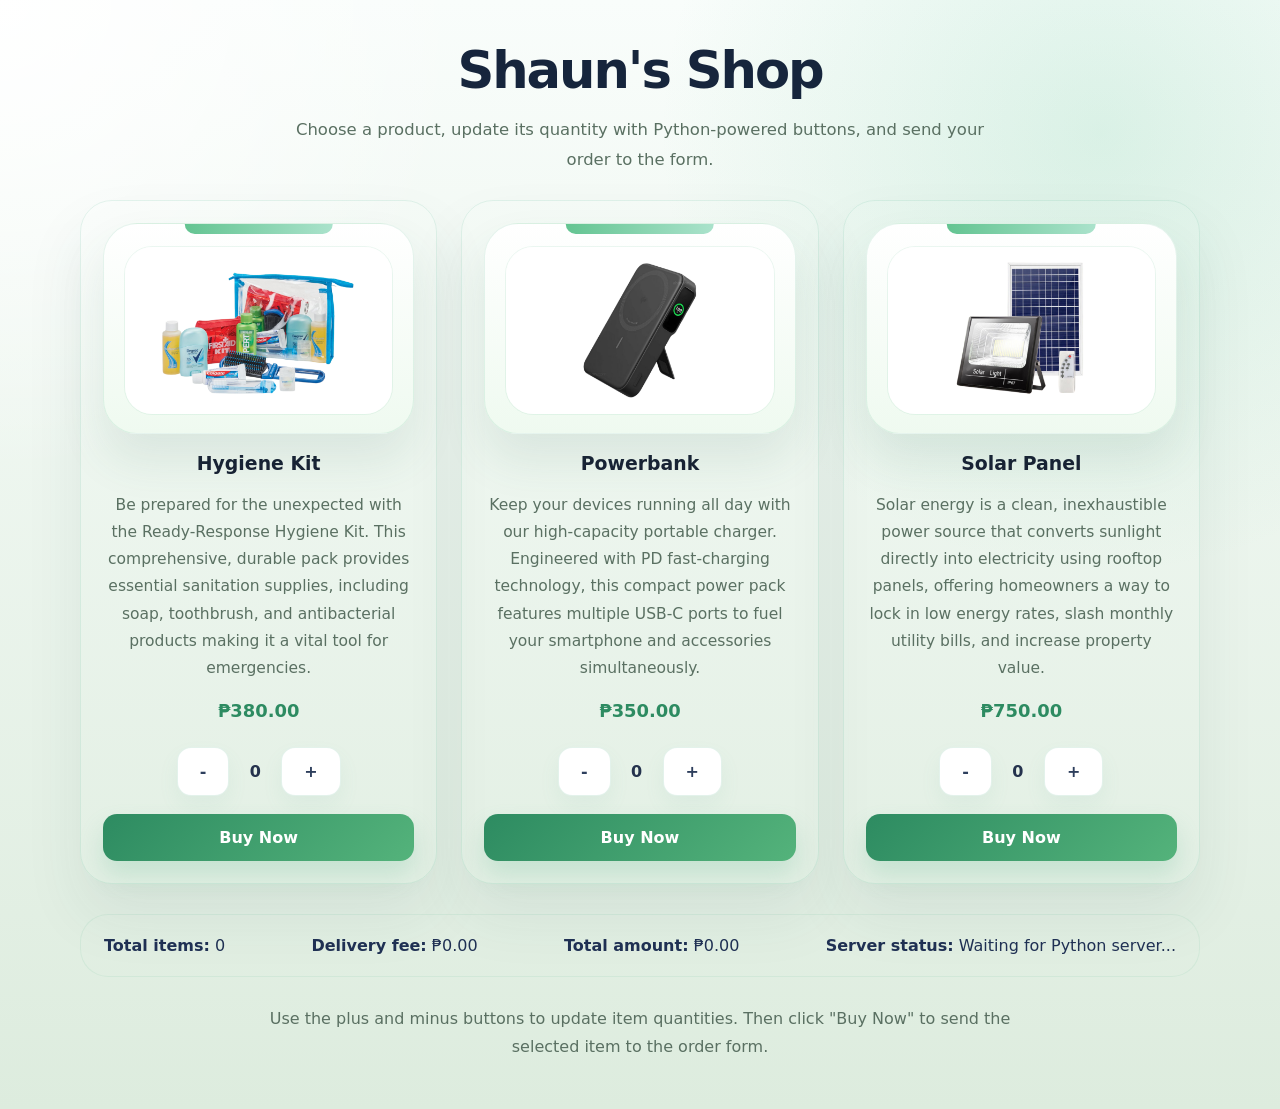
<file: homepage.html>
<!DOCTYPE html>
<html lang="en">
<head>
  <meta charset="UTF-8" />
  <meta name="viewport" content="width=device-width, initial-scale=1.0" />
  <title>Easy Shop</title>
  <link rel="stylesheet" href="style.css" />
</head>
<body class="homepage">
  <div class="page-wrapper">
    <section class="hero">
      <h1>Shaun's Shop</h1>
      <p>Choose a product, update its quantity with Python-powered buttons, and send your order to the form.</p>
    </section>

    <div class="products">
      <article class="card" data-item="hygiene">
        <div class="polaroid">
          <img src="pictures/hygiene kit.png" alt="Hygiene kit" />
        </div>
        <h2 class="product-name">Hygiene Kit</h2>
        <p class="product-description">Be prepared for the unexpected with the Ready-Response Hygiene Kit. This comprehensive, durable pack provides essential sanitation supplies, including soap, toothbrush, and antibacterial products making it a vital tool for emergencies.</p>
        <p class="price">₱380.00</p>
        <div class="quantity-controls">
          <button class="qty-button" data-action="subtract" data-item="hygiene">-</button>
          <span class="count-display" id="qty-hygiene">0</span>
          <button class="qty-button" data-action="add" data-item="hygiene">+</button>
        </div>
        <div class="actions">
          <button class="action-button" onclick="buyNow('hygiene')">Buy Now</button>
        </div>
      </article>

      <article class="card" data-item="powerbank">
        <div class="polaroid">
          <img src="pictures/powerbank.png" alt="Powerbank" />
        </div>
        <h2 class="product-name">Powerbank</h2>
        <p class="product-description">Keep your devices running all day with our high-capacity portable charger. Engineered with PD fast-charging technology, this compact power pack features multiple USB-C ports to fuel your smartphone and accessories simultaneously.</p>
        <p class="price">₱350.00</p>
        <div class="quantity-controls">
          <button class="qty-button" data-action="subtract" data-item="powerbank">-</button>
          <span class="count-display" id="qty-powerbank">0</span>
          <button class="qty-button" data-action="add" data-item="powerbank">+</button>
        </div>
        <div class="actions">
          <button class="action-button" onclick="buyNow('powerbank')">Buy Now</button>
        </div>
      </article>

      <article class="card" data-item="solar">
        <div class="polaroid">
          <img src="pictures/solar.png" alt="Solar panel" />
        </div>
        <h2 class="product-name">Solar Panel</h2>
        <p class="product-description">Solar energy is a clean, inexhaustible power source that converts sunlight directly into electricity using rooftop panels, offering homeowners a way to lock in low energy rates, slash monthly utility bills, and increase property value.</p>
        <p class="price">₱750.00</p>
        <div class="quantity-controls">
          <button class="qty-button" data-action="subtract" data-item="solar">-</button>
          <span class="count-display" id="qty-solar">0</span>
          <button class="qty-button" data-action="add" data-item="solar">+</button>
        </div>
        <div class="actions">
          <button class="action-button" onclick="buyNow('solar')">Buy Now</button>
        </div>
      </article>
    </div>

    <div class="cart-summary">
      <div>
        <strong>Total items:</strong>
        <span id="cartTotal">0</span>
      </div>
      <div>
        <strong>Delivery fee:</strong>
        <span id="deliveryFee">₱0.00</span>
      </div>
      <div>
        <strong>Total amount:</strong>
        <span id="totalAmount">₱0.00</span>
      </div>
      <div>
        <strong>Server status:</strong>
        <span id="serverStatus">Waiting for Python server...</span>
      </div>
    </div>

    <p class="note">Use the plus and minus buttons to update item quantities. Then click "Buy Now" to send the selected item to the order form.</p>
  </div>

  <script>
    const cartApiUrl = window.location.protocol === 'file:'
      ? 'http://localhost:8000/cart'
      : '/cart';

    const cart = {
      hygiene: 0,
      powerbank: 0,
      solar: 0,
    };

    const statusEl = document.getElementById('serverStatus');
    const totalEl = document.getElementById('cartTotal');
    let serverOnline = null;
    let serverCartTotals = null;

    const itemPrices = {
      hygiene: 380.00,
      powerbank: 350.00,
      solar: 750.00,
    };

    const deliveryRate = 4.99;
    const deliveryThreshold = 0;

    function updateDisplay() {
      const itemCount = cart.hygiene + cart.powerbank + cart.solar;

      const subtotal =
        cart.hygiene * itemPrices.hygiene +
        cart.powerbank * itemPrices.powerbank +
        cart.solar * itemPrices.solar;

      const deliveryFee = itemCount > deliveryThreshold ? deliveryRate : 0;
      const totalAmount = subtotal + deliveryFee;

      totalEl.textContent = serverOnline && serverCartTotals && serverCartTotals.totalItems != null
        ? serverCartTotals.totalItems
        : itemCount;

      document.getElementById('deliveryFee').textContent =
        serverOnline && serverCartTotals && serverCartTotals.deliveryFee != null
          ? `₱${Number(serverCartTotals.deliveryFee).toFixed(2)}`
          : `₱${deliveryFee.toFixed(2)}`;

      document.getElementById('totalAmount').textContent =
        serverOnline && serverCartTotals && serverCartTotals.totalAmount != null
          ? `₱${Number(serverCartTotals.totalAmount).toFixed(2)}`
          : `₱${totalAmount.toFixed(2)}`;

      document.getElementById('qty-hygiene').textContent = cart.hygiene;
      document.getElementById('qty-powerbank').textContent = cart.powerbank;
      document.getElementById('qty-solar').textContent = cart.solar;
    }

    function setServerStatus(online) {
      serverOnline = online;
      statusEl.textContent = online
        ? 'Python server connected'
        : 'Python server unavailable — using local cart';
    }

    async function sendCartRequest(item, action) {
      try {
        const response = await fetch(`${cartApiUrl}?item=${encodeURIComponent(item)}&action=${encodeURIComponent(action)}`);
        if (!response.ok) throw new Error('Server response not OK');

        const data = await response.json();

        if (data.cart) {
          cart.hygiene = data.cart.hygiene;
          cart.powerbank = data.cart.powerbank;
          cart.solar = data.cart.solar;
        }

        if (data.totalItems != null) {
          serverCartTotals = {
            totalItems: data.totalItems,
            deliveryFee: data.deliveryFee,
            totalAmount: data.totalAmount,
          };
        }

        if (serverOnline !== true) setServerStatus(true);
      } catch (error) {
        if (serverOnline !== false) setServerStatus(false);
        serverCartTotals = null;

        if (action === 'add') cart[item] += 1;
        if (action === 'subtract' && cart[item] > 0) cart[item] -= 1;
      }

      updateDisplay();
    }

    function buyNow() {
      const params = new URLSearchParams();

      params.set('hygiene', cart.hygiene);
      params.set('powerbank', cart.powerbank);
      params.set('solar', cart.solar);

      const totalItems = cart.hygiene + cart.powerbank + cart.solar;

      const subtotal =
        cart.hygiene * itemPrices.hygiene +
        cart.powerbank * itemPrices.powerbank +
        cart.solar * itemPrices.solar;

      const deliveryFee = totalItems > 0 ? deliveryRate : 0;
      const totalAmount = subtotal + deliveryFee;

      params.set('totalItems', totalItems);
      params.set('deliveryFee', deliveryFee.toFixed(2));
      params.set('totalAmount', totalAmount.toFixed(2));

      window.location.href = `orderform.html?${params.toString()}`;
    }

    document.querySelectorAll('.qty-button').forEach(button => {
      button.addEventListener('click', () => {
        const item = button.dataset.item;
        const action = button.dataset.action;
        sendCartRequest(item, action);
      });
    });

    updateDisplay();
  </script>
</body>
</html>
</file>
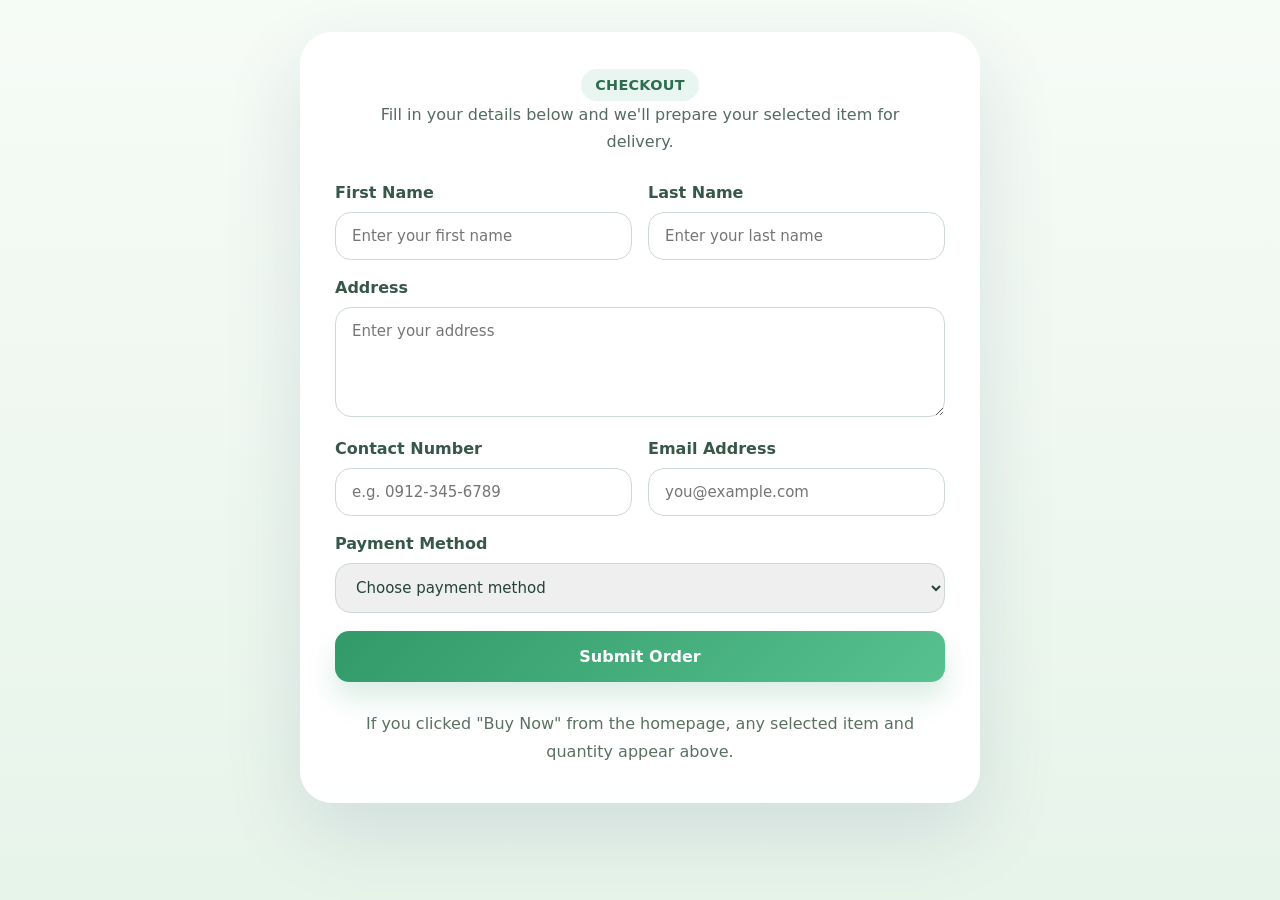
<file: orderform.html>
<!DOCTYPE html>
<html lang="en">
<head>
  <meta charset="UTF-8" />
  <meta name="viewport" content="width=device-width, initial-scale=1.0" />
  <title>Order Form</title>
  <link rel="stylesheet" href="style.css" />
</head>
<body class="orderform">
  <div class="page-wrapper">
    <div class="form-container">
      <div class="form-header">
        <span class="eyebrow">Checkout</span>
        <h1>Complete your order</h1>
        <p>Fill in your details below and we'll prepare your selected item for delivery.</p>
      </div>

      <div id="selectedItem" class="selected-item hidden"></div>

      <form id="orderForm">
        <div class="form-grid">
          <div class="form-group">
            <label for="firstName">First Name</label>
            <input type="text" id="firstName" name="firstName" placeholder="Enter your first name" required />
          </div>

          <div class="form-group">
            <label for="lastName">Last Name</label>
            <input type="text" id="lastName" name="lastName" placeholder="Enter your last name" required />
          </div>
        </div>

        <div class="form-group">
          <label for="address">Address</label>
          <textarea id="address" name="address" placeholder="Enter your address" required></textarea>
        </div>

        <div class="form-grid">
          <div class="form-group">
            <label for="contactNumber">Contact Number</label>
            <input type="tel" id="contactNumber" name="contactNumber" placeholder="e.g. 0912-345-6789" required />
          </div>

          <div class="form-group">
            <label for="email">Email Address</label>
            <input type="email" id="email" name="email" placeholder="you@example.com" required />
          </div>
        </div>

        <div class="form-group">
          <label for="paymentMethod">Payment Method</label>
          <select id="paymentMethod" name="paymentMethod" required>
            <option value="">Choose payment method</option>
            <option value="online">Online Payment</option>
            <option value="cod">Cash on Delivery</option>
          </select>
        </div>

        <button type="submit" class="submit-button">Submit Order</button>
      </form>

      <p class="note">If you clicked "Buy Now" from the homepage, any selected item and quantity appear above.</p>
    </div>
  </div>

  <div id="orderDialog" class="order-dialog hidden">
    <div class="order-dialog-card">
      <p class="dialog-title">Thank you for your purchase</p>
      <p class="dialog-text">Your order has been received and will be processed shortly.</p>
      <button id="closeDialog" type="button" class="action-button">Continue</button>
    </div>
  </div>

  <script>
    const params = new URLSearchParams(window.location.search);

    const hygiene = Number(params.get('hygiene')) || 0;
    const powerbank = Number(params.get('powerbank')) || 0;
    const solar = Number(params.get('solar')) || 0;

    const totalItems = Number(params.get('totalItems')) || 0;
    const deliveryFee = params.get('deliveryFee') || "0.00";
    const totalAmount = params.get('totalAmount') || "0.00";

    const selectedItem = document.getElementById('selectedItem');

    if (totalItems > 0) {
      selectedItem.innerHTML = `
        <strong>Order Summary:</strong><br>
        Hygiene Kit: ${hygiene}<br>
        Powerbank: ${powerbank}<br>
        Solar Panel: ${solar}<br><br>
        Total Items: ${totalItems}<br>
        Delivery Fee: ₱${deliveryFee}<br>
        Total Amount: ₱${totalAmount}
      `;
      selectedItem.classList.remove('hidden');
      selectedItem.style.display = 'block';
    }

    const orderForm = document.getElementById('orderForm');
    const orderDialog = document.getElementById('orderDialog');
    const closeDialog = document.getElementById('closeDialog');

    orderForm.addEventListener('submit', event => {
      event.preventDefault();
      orderDialog.classList.remove('hidden');
    });

    closeDialog.addEventListener('click', () => {
      orderDialog.classList.add('hidden');
      orderForm.reset();
      window.location.href = 'homepage.html';
    });

    orderDialog.addEventListener('click', event => {
      if (event.target === orderDialog) {
        orderDialog.classList.add('hidden');
      }
    });
  </script>
</body>
</html>
</file>
<file: style.css>
:root {
  color-scheme: light;
  font-family: "Inter", system-ui, -apple-system, BlinkMacSystemFont, "Segoe UI", sans-serif;
  background: #d8f0df;
  color: #18302c;
  --surface: rgba(255, 255, 255, 0.94);
  --surface-strong: #ffffff;
  --surface-ring: rgba(101, 184, 147, 0.18);
  --text-muted: #5a7062;
  --text-dark: #18302c;
  --primary: #54b37b;
  --primary-strong: #2d8b61;
  --accent: #9bd7b3;
  --accent-soft: #ebf8f1;
}
*, *::before, *::after {
  box-sizing: border-box;
}
html {
  scroll-behavior: smooth;
}
body {
  margin: 0;
  padding: 0;
  min-height: 100vh;
  font-family: inherit;
  background: radial-gradient(circle at top left, rgba(255, 255, 255, 0.96) 0%, transparent 26%),
    radial-gradient(circle at right, rgba(106, 201, 159, 0.16) 0%, transparent 36%),
    linear-gradient(180deg, #eaf7ed 0%, #c9e8d1 100%);
  color: var(--text-dark);
}
body.homepage {
  background: radial-gradient(circle at top left, rgba(255, 255, 255, 0.98) 0%, transparent 28%),
    radial-gradient(circle at 86% 12%, rgba(106, 201, 159, 0.2) 0%, transparent 30%),
    linear-gradient(180deg, #f9fdfb 0%, #ddecde 100%);
}
body.orderform {
  background: linear-gradient(180deg, #f6fbf6 0%, #e7f4ea 100%);
}
button,
input,
select,
textarea,
a {
  font: inherit;
}
button {
  cursor: pointer;
}
.page-wrapper,
.content {
  width: min(1120px, calc(100% - 32px));
  margin: 0 auto;
}
.index-page .content {
  display: grid;
  grid-template-columns: 1fr;
  justify-items: center;
  gap: 32px;
}
.index-page .live-activity-section,
.index-page .panel {
  width: min(100%, 760px);
}
.index-page .live-activity-section .live-activity-cards,
.index-page .panel-inner {
  width: 100%;
}
@media (min-width: 980px) {
  .index-page .content {
    grid-template-columns: minmax(320px, 420px) minmax(0, 1fr);
    justify-items: start;
    align-items: stretch;
  }

  .index-page .live-activity-section,
  .index-page .panel {
    width: auto;
    align-self: stretch;
    height: 100%;
  }

  .live-activity-section,
  .panel {
    display: flex;
    flex-direction: column;
  }

  .live-activity-section {
    max-width: 420px;
  }
}
.page-wrapper {
  padding: 32px 0 48px;
}
.hero {
  text-align: center;
  padding: 12px 0 26px;
}
.hero h1 {
  margin: 0;
  font-size: clamp(2.25rem, 4vw, 3.4rem);
  letter-spacing: -0.04em;
  line-height: 1.04;
  max-width: 920px;
  margin-left: auto;
  margin-right: auto;
  color: #16253c;
}
.hero p {
  margin: 18px auto 0;
  max-width: 720px;
  color: var(--text-muted);
  line-height: 1.78;
  font-size: 1.03rem;
}
.panel {
  background: rgba(255, 255, 255, 0.85);
  border-radius: 32px;
  box-shadow: 0 38px 90px rgba(43, 66, 130, 0.12);
  overflow: hidden;
  border: 1px solid rgba(255, 255, 255, 0.74);
}
.panel-inner {
  display: grid;
  grid-template-columns: 1fr 340px;
  gap: 28px;
  padding: 36px;
}
.index-page .panel-inner {
  grid-template-columns: 1fr;
}
.panel-left {
  padding-right: 16px;
  text-align: center;
}
.panel-left h2,
.card h2,
.form-container h1 {
  margin-top: 0;
}
.panel-left h2 {
  font-size: 2rem;
}
.panel-left p {
  color: var(--text-muted);
  line-height: 1.8;
  margin-bottom: 20px;
}
.site-logo {
  display: block;
  max-width: 180px;
  width: 100%;
  height: auto;
  margin: 20px auto 0;
}
.button,
.action-button,
.submit-button,
.qty-button {
  border: none;
  border-radius: 14px;
  padding: 14px 22px;
  font-weight: 700;
  transition: transform 0.22s ease, background-color 0.22s ease, box-shadow 0.22s ease;
}
.button {
  display: inline-block;
  background: linear-gradient(135deg, var(--primary-strong), var(--primary));
  color: white;
  text-decoration: none;
}
.button:hover,
.action-button:hover,
.submit-button:hover,
.qty-button:hover {
  opacity: 0.98;
  transform: translateY(-1px);
}
.info-card {
  background: rgba(239, 251, 246, 0.94);
  border: 1px solid rgba(101, 184, 147, 0.16);
  border-radius: 22px;
  padding: 26px;
}
.info-card h3 {
  margin: 0 0 14px;
  font-size: 1.3rem;
}
.live-activity-section {
  margin-top: 36px;
}
.section-heading {
  max-width: 760px;
  margin: 0 auto 20px;
  text-align: center;
}
.section-heading .eyebrow {
  display: inline-flex;
  align-items: center;
  justify-content: center;
  padding: 8px 14px;
  border-radius: 999px;
  background: rgba(101, 184, 147, 0.16);
  color: var(--primary-strong);
  font-size: 0.85rem;
  font-weight: 700;
  letter-spacing: 0.06em;
  text-transform: uppercase;
}
.section-heading h2 {
  margin: 14px auto 10px;
  font-size: clamp(1.8rem, 3vw, 2.4rem);
  color: #163e34;
}
.section-heading p {
  margin: 0;
  max-width: 640px;
  color: var(--text-muted);
  line-height: 1.7;
}
.live-activity-cards {
  display: grid;
  gap: 20px;
}
.live-card {
  padding: 28px;
  border-radius: 30px;
  background: linear-gradient(180deg, #fbfffb 0%, #eaf7ec 100%);
  border: 1px solid rgba(101, 184, 147, 0.16);
  box-shadow: 0 24px 54px rgba(47, 100, 79, 0.08);
}
.live-card-top {
  display: flex;
  justify-content: space-between;
  align-items: flex-start;
  gap: 14px;
  margin-bottom: 20px;
}
.live-card-top h3 {
  margin: 0;
  font-size: 1.18rem;
  color: #184137;
}
.activity-badge {
  display: inline-flex;
  align-items: center;
  padding: 7px 14px;
  border-radius: 999px;
  background: rgba(101, 184, 147, 0.18);
  color: var(--primary-strong);
  font-size: 0.82rem;
  font-weight: 700;
  letter-spacing: 0.04em;
  text-transform: uppercase;
}
.live-metric {
  display: flex;
  justify-content: space-between;
  align-items: center;
  gap: 12px;
  padding: 18px;
  background: #ffffff;
  border-radius: 22px;
  border: 1px solid rgba(101, 184, 147, 0.12);
}
.live-metric strong {
  font-size: 2.5rem;
  color: var(--primary-strong);
}
.metric-icon {
  font-size: 1.8rem;
}
.metric {
  display: flex;
  justify-content: space-between;
  align-items: center;
  margin-bottom: 16px;
  padding: 18px 20px;
  background: white;
  border-radius: 18px;
  border: 1px solid #dfe6f6;
}
.metric strong {
  font-size: 2rem;
  color: #20448b;
}
.metric span {
  color: #5a6f8c;
  display: block;
  margin-top: 4px;
  font-size: 0.95rem;
}
.footer {
  text-align: center;
  color: #6b7b96;
  font-size: 0.95rem;
  padding: 18px 0 6px;
}
.products {
  display: grid;
  gap: 24px;
  grid-template-columns: repeat(3, minmax(0, 1fr));
}
.card {
  border-radius: 32px;
  padding: 22px;
  box-shadow: 0 32px 60px rgba(33, 80, 72, 0.08);
  border: 1px solid rgba(108, 190, 159, 0.17);
  display: flex;
  flex-direction: column;
  align-items: stretch;
  gap: 18px;
  transition: transform 0.25s ease, box-shadow 0.25s ease;
}
.card:hover {
  transform: translateY(-6px);
  box-shadow: 0 42px 78px rgba(30, 57, 118, 0.14);
}
.polaroid {
  width: 100%;
  padding: 22px 20px 18px;
  background: linear-gradient(180deg, #ffffff 0%, #effaf0 100%);
  border: 1px solid rgba(101, 184, 147, 0.16);
  border-radius: 34px;
  box-shadow: 0 26px 46px rgba(58, 109, 89, 0.11);
  text-align: center;
  position: relative;
  overflow: hidden;
}
.polaroid::before {
  content: '';
  position: absolute;
  left: 50%;
  top: 0;
  transform: translateX(-50%);
  width: 48%;
  height: 10px;
  border-radius: 0 0 999px 999px;
  background: linear-gradient(90deg, rgba(86, 191, 136, 0.92), rgba(166, 225, 201, 0.95));
}
.polaroid img {
  width: 100%;
  max-height: 240px;
  object-fit: contain;
  display: block;
  border-radius: 28px;
  border: 1px solid rgba(101, 184, 147, 0.12);
}
.polaroid p {
  margin: 14px 0 0;
  font-weight: 700;
  color: var(--text-dark);
  font-size: 1rem;
  letter-spacing: 0.01em;
}
.product-name {
  font-size: 1.18rem;
  margin: 0;
  color: #172033;
  text-align: center;
}
.product-description {
  margin: 0;
  text-align: center;
  color: var(--text-muted);
  line-height: 1.75;
  font-size: 0.97rem;
  min-height: 110px;
  display: flex;
  align-items: center;
  justify-content: center;
}
.price {
  margin: 0;
  color: var(--primary-strong);
  font-size: 1.12rem;
  font-weight: 700;
  text-align: center;
  width: 100%;
}
.quantity-controls {
  display: flex;
  align-items: center;
  justify-content: center;
  gap: 10px;
  margin-top: 8px;
}
.qty-button {
  min-width: 42px;
  background: white;
  color: #2d3e5c;
  border: 1px solid rgba(101, 184, 147, 0.18);
  box-shadow: 0 10px 20px rgba(101, 184, 147, 0.08);
}
.count-display {
  min-width: 32px;
  text-align: center;
  font-weight: 700;
  color: #24324d;
}
.actions {
  width: 100%;
  display: grid;
  gap: 10px;
}
.action-button {
  width: 100%;
  background: linear-gradient(135deg, var(--primary-strong), var(--primary));
  color: white;
  box-shadow: 0 14px 24px rgba(101, 184, 147, 0.24);
}
.action-button.buy-now {
  background: linear-gradient(135deg, #26966a, #4cb488);
}
.cart-summary {
  margin-top: 30px;
  padding: 22px 24px;
  border-radius: 28px;
  display: flex;
  justify-content: space-between;
  align-items: center;
  gap: 16px;
  color: #1f3053;
  box-shadow: inset 0 0 0 1px rgba(101, 184, 147, 0.12);
}
.note {
  margin: 28px auto 0;
  max-width: 760px;
  color: var(--text-muted);
  text-align: center;
  line-height: 1.75;
}
.warning {
  color: #9b3b3b;
}
.form-container {
  width: min(100%, 680px);
  margin: 0 auto;
  background: rgba(255, 255, 255, 0.96);
  border-radius: 32px;
  padding: 36px 34px;
  box-shadow: 0 30px 80px rgba(33, 57, 104, 0.12);
  border: 1px solid rgba(255, 255, 255, 0.85);
}
.order-dialog {
  position: fixed;
  inset: 0;
  background: rgba(19, 41, 33, 0.42);
  display: grid;
  place-items: center;
  padding: 22px;
  z-index: 20;
}
.order-dialog-card {
  width: min(100%, 420px);
  background: var(--surface-strong);
  border-radius: 28px;
  padding: 32px 28px;
  box-shadow: 0 24px 64px rgba(13, 38, 31, 0.18);
  border: 1px solid rgba(101, 184, 147, 0.18);
  text-align: center;
}
.dialog-title {
  margin: 0 0 12px;
  font-size: 1.75rem;
  color: #184137;
}
.dialog-text {
  margin: 0 0 24px;
  color: #4f6e61;
  line-height: 1.75;
}
.order-dialog-card .action-button {
  min-width: 160px;
  padding: 14px 22px;
  background: linear-gradient(135deg, #2d8b61, #54b37b);
  box-shadow: 0 14px 24px rgba(101, 184, 147, 0.22);
}
.form-header {
  text-align: center;
  margin-bottom: 28px;
}
.eyebrow {
  display: inline-flex;
  align-items: center;
  justify-content: center;
  padding: 8px 14px;
  border-radius: 999px;
  background: rgba(101, 184, 147, 0.14);
  color: #2d6d53;
  font-size: 0.9rem;
  font-weight: 700;
  letter-spacing: 0.02em;
  text-transform: uppercase;
}
.form-header h1 {
  margin: 18px auto 12px;
  font-size: clamp(2rem, 3vw, 2.75rem);
  color: #184137;
}
.form-header p {
  margin: 0 auto;
  max-width: 520px;
  color: #556b60;
  line-height: 1.7;
}
.form-container h1 {
  display: none;
}
.selected-item {
  margin: 0 0 24px;
  padding: 18px 22px;
  border-radius: 22px;
  background: #eef8f1;
  border: 1px solid rgba(101, 184, 147, 0.24);
  color: #1f3d32;
  font-weight: 600;
}
.product-info {
  margin-bottom: 20px;
  padding: 18px 20px;
  border-radius: 18px;
  background: #f3fbf5;
  border: 1px solid rgba(101, 184, 147, 0.2);
}
.price-label,
.total-label {
  margin: 10px 0;
  font-weight: 700;
  color: #1f3053;
}
.hidden {
  display: none;
}
.form-grid {
  display: grid;
  grid-template-columns: repeat(2, minmax(0, 1fr));
  gap: 16px;
}
.form-group {
  margin-bottom: 18px;
}
label {
  display: block;
  margin-bottom: 10px;
  font-weight: 600;
  color: #375748;
}
input[type="text"],
input[type="email"],
input[type="tel"],
textarea,
select {
  width: 100%;
  padding: 14px 16px;
  border: 1px solid #cddad2;
  border-radius: 16px;
  font-size: 15px;
  color: #234239;
  box-sizing: border-box;
  transition: border-color 0.2s ease, box-shadow 0.2s ease;
}
input:focus,
textarea:focus,
select:focus {
  outline: none;
  border-color: #54b37b;
  box-shadow: 0 0 0 4px rgba(101, 184, 147, 0.16);
}
textarea {
  min-height: 110px;
  resize: vertical;
}
.submit-button {
  width: 100%;
  padding: 16px;
  cursor: pointer;
  background: linear-gradient(135deg, #329969, #57c18f);
  color: white;
  font-size: 16px;
  box-shadow: 0 16px 28px rgba(50, 153, 105, 0.18);
}
@media (max-width: 900px) {
  .products {
    grid-template-columns: repeat(2, minmax(0, 1fr));
  }
}
@media (max-width: 780px) {
  .panel-inner {
    grid-template-columns: 1fr;
  }
  .hero {
    padding: 32px 20px 20px;
  }
}
@media (max-width: 650px) {
  .page-wrapper,
  .content {
    width: min(100%, calc(100% - 24px));
  }
  .products {
    grid-template-columns: 1fr;
  }
  .cart-summary {
    flex-direction: column;
    text-align: center;
  }
}
</file>
